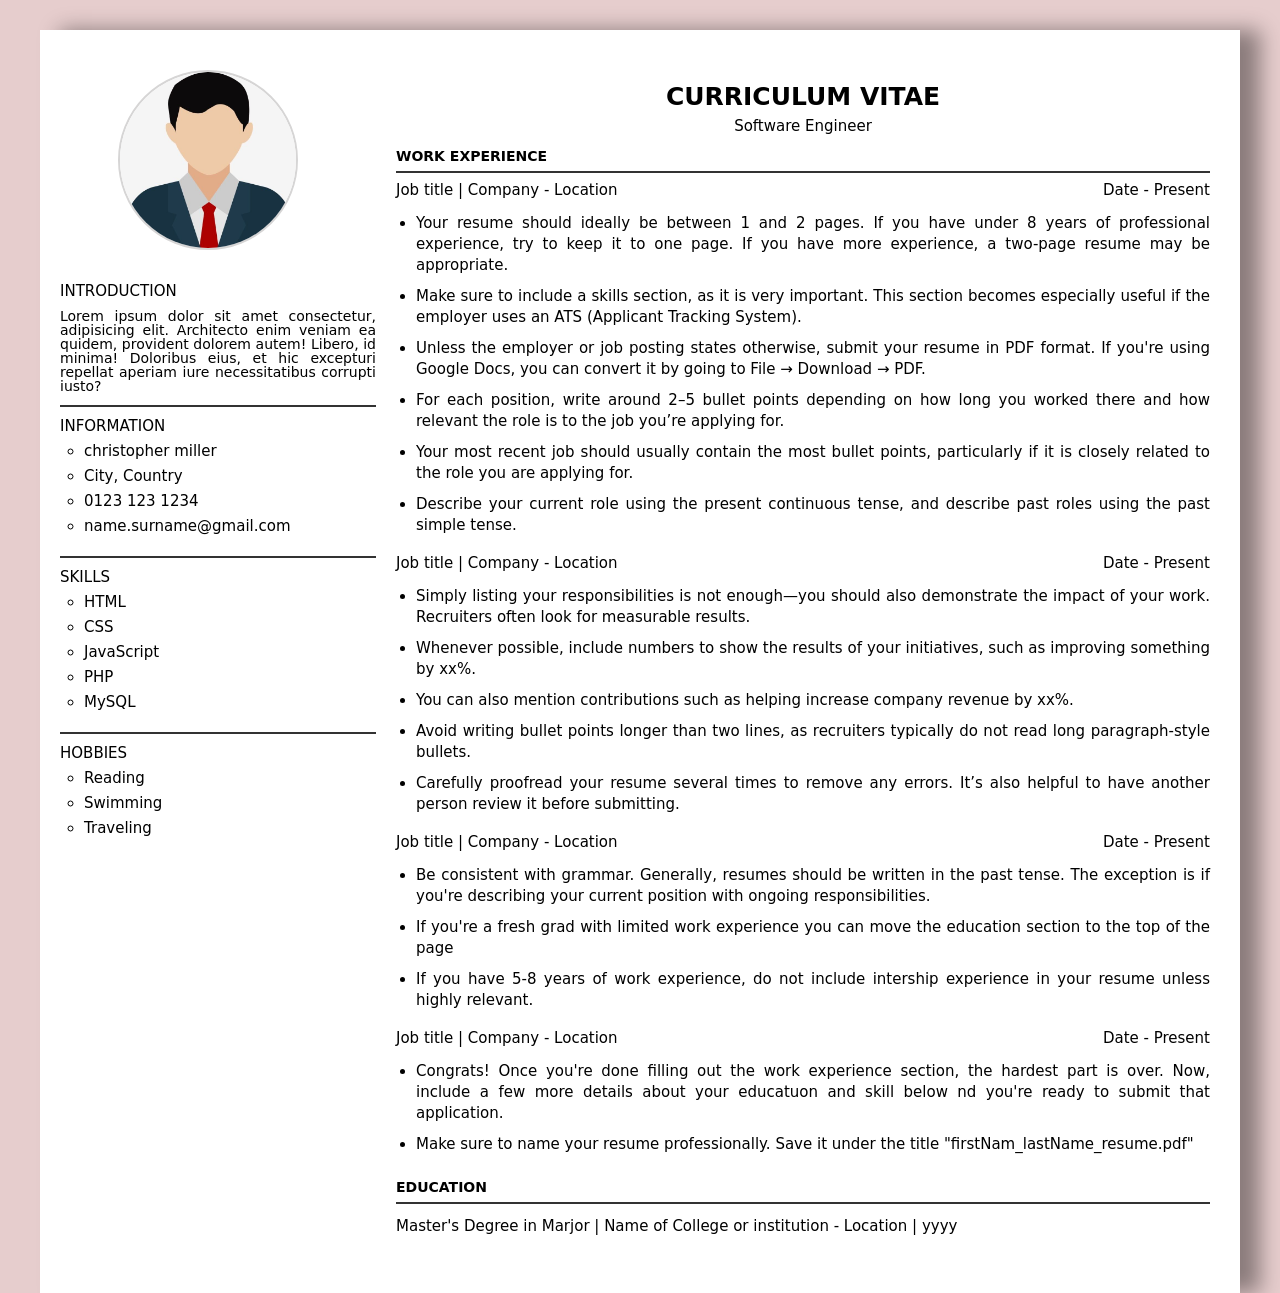
<file: Pages/CV-flex.html>
<!doctype html>
<html lang="en">
    <head>
        <meta charset="UTF-8" />
        <meta name="viewport" content="width=device-width, initial-scale=1.0" />
        <title>f8-fullstack-day-5</title>
        <link rel="stylesheet" href="../asset/css/reset.css" />
        <link rel="stylesheet" href="../asset/css/style.css" />
        <title>CV</title>
    </head>
    <body class="cv-body">
        <div class="cv-container">
            <div class="cv-information">
                <div class="user-avatar">
                    <img src="../asset/img/avatar.jpg" alt="avatar-cv" />
                </div>
                <div class="user-introduce">
                    <h1>Introduction</h1>
                    <p>
                        Lorem ipsum dolor sit amet consectetur, adipisicing elit. Architecto enim veniam ea quidem, provident dolorem autem! Libero, id minima! Doloribus eius, et hic excepturi
                        repellat aperiam iure necessitatibus corrupti iusto?
                    </p>
                </div>
                <div class="user-information">
                    <h1>Information</h1>
                    <ul class="user-info-list">
                        <li>christopher miller</li>
                        <li>City, Country</li>
                        <li>0123 123 1234</li>
                        <li>name.surname@gmail.com</li>
                    </ul>
                </div>
                <div class="user-skill">
                    <h1>Skills</h1>
                    <ul class="user-skill-list">
                        <li>HTML</li>
                        <li>CSS</li>
                        <li>JavaScript</li>
                        <li>PHP</li>
                        <li>MySQL</li>
                    </ul>
                </div>
                <div class="user-hobby">
                    <h1>Hobbies</h1>
                    <ul class="user-hobby-list">
                        <li>Reading</li>
                        <li>Swimming</li>
                        <li>Traveling</li>
                    </ul>
                </div>
            </div>
            <div class="cv-section">
                <div class="cv-header">
                    <h1>Curriculum Vitae</h1>
                    <p>Software Engineer</p>
                    <h2>Work Experience</h2>
                </div>
                <div class="cv-content">
                    <div class="job-title">
                        <h3>Job title | Company - Location</h3>
                        <p>Date - Present</p>
                    </div>
                    <div class="experience-list">
                        <ul>
                            <li>
                                <p>
                                    Your resume should ideally be between 1 and 2 pages. If you have under 8 years of professional experience, try to keep it to one page. If you have more experience,
                                    a two-page resume may be appropriate.
                                </p>
                            </li>
                            <li>
                                <p>Make sure to include a skills section, as it is very important. This section becomes especially useful if the employer uses an ATS (Applicant Tracking System).</p>
                            </li>
                            <li>
                                <p>
                                    Unless the employer or job posting states otherwise, submit your resume in PDF format. If you're using Google Docs, you can convert it by going to File → Download →
                                    PDF.
                                </p>
                            </li>
                            <li><p>For each position, write around 2–5 bullet points depending on how long you worked there and how relevant the role is to the job you’re applying for.</p></li>
                            <li><p>Your most recent job should usually contain the most bullet points, particularly if it is closely related to the role you are applying for.</p></li>
                            <li><p>Describe your current role using the present continuous tense, and describe past roles using the past simple tense.</p></li>
                        </ul>
                    </div>
                    <div class="job-title">
                        <h3>Job title | Company - Location</h3>
                        <p>Date - Present</p>
                    </div>
                    <div class="experience-list">
                        <ul>
                            <li>
                                <p>Simply listing your responsibilities is not enough—you should also demonstrate the impact of your work. Recruiters often look for measurable results.</p>
                            </li>
                            <li>
                                <p>Whenever possible, include numbers to show the results of your initiatives, such as improving something by xx%.</p>
                            </li>
                            <li>
                                <p>You can also mention contributions such as helping increase company revenue by xx%.</p>
                            </li>
                            <li><p>Avoid writing bullet points longer than two lines, as recruiters typically do not read long paragraph-style bullets.</p></li>
                            <li><p>Carefully proofread your resume several times to remove any errors. It’s also helpful to have another person review it before submitting.</p></li>
                        </ul>
                    </div>
                    <div class="job-title">
                        <h3>Job title | Company - Location</h3>
                        <p>Date - Present</p>
                    </div>
                    <div class="experience-list">
                        <ul>
                            <li>
                                <p>
                                    Be consistent with grammar. Generally, resumes should be written in the past tense. The exception is if you're describing your current position with ongoing
                                    responsibilities.
                                </p>
                            </li>
                            <li>
                                <p>If you're a fresh grad with limited work experience you can move the education section to the top of the page</p>
                            </li>
                            <li>
                                <p>If you have 5-8 years of work experience, do not include intership experience in your resume unless highly relevant.</p>
                            </li>
                        </ul>
                    </div>
                    <div class="job-title">
                        <h3>Job title | Company - Location</h3>
                        <p>Date - Present</p>
                    </div>
                    <div class="experience-list">
                        <ul>
                            <li>
                                <p>
                                    Congrats! Once you're done filling out the work experience section, the hardest part is over. Now, include a few more details about your educatuon and skill below
                                    nd you're ready to submit that application.
                                </p>
                            </li>
                            <li>
                                <p>Make sure to name your resume professionally. Save it under the title "firstNam_lastName_resume.pdf"</p>
                            </li>
                        </ul>
                    </div>
                    <h2>Education</h2>
                </div>
                <div class="cv-footer">
                    <p>
                        <strong>Master's Degree in Marjor</strong>
                        | Name of College or institution - Location |
                        <em>yyyy</em>
                    </p>
                </div>
            </div>
        </div>
    </body>
</html>
</file>
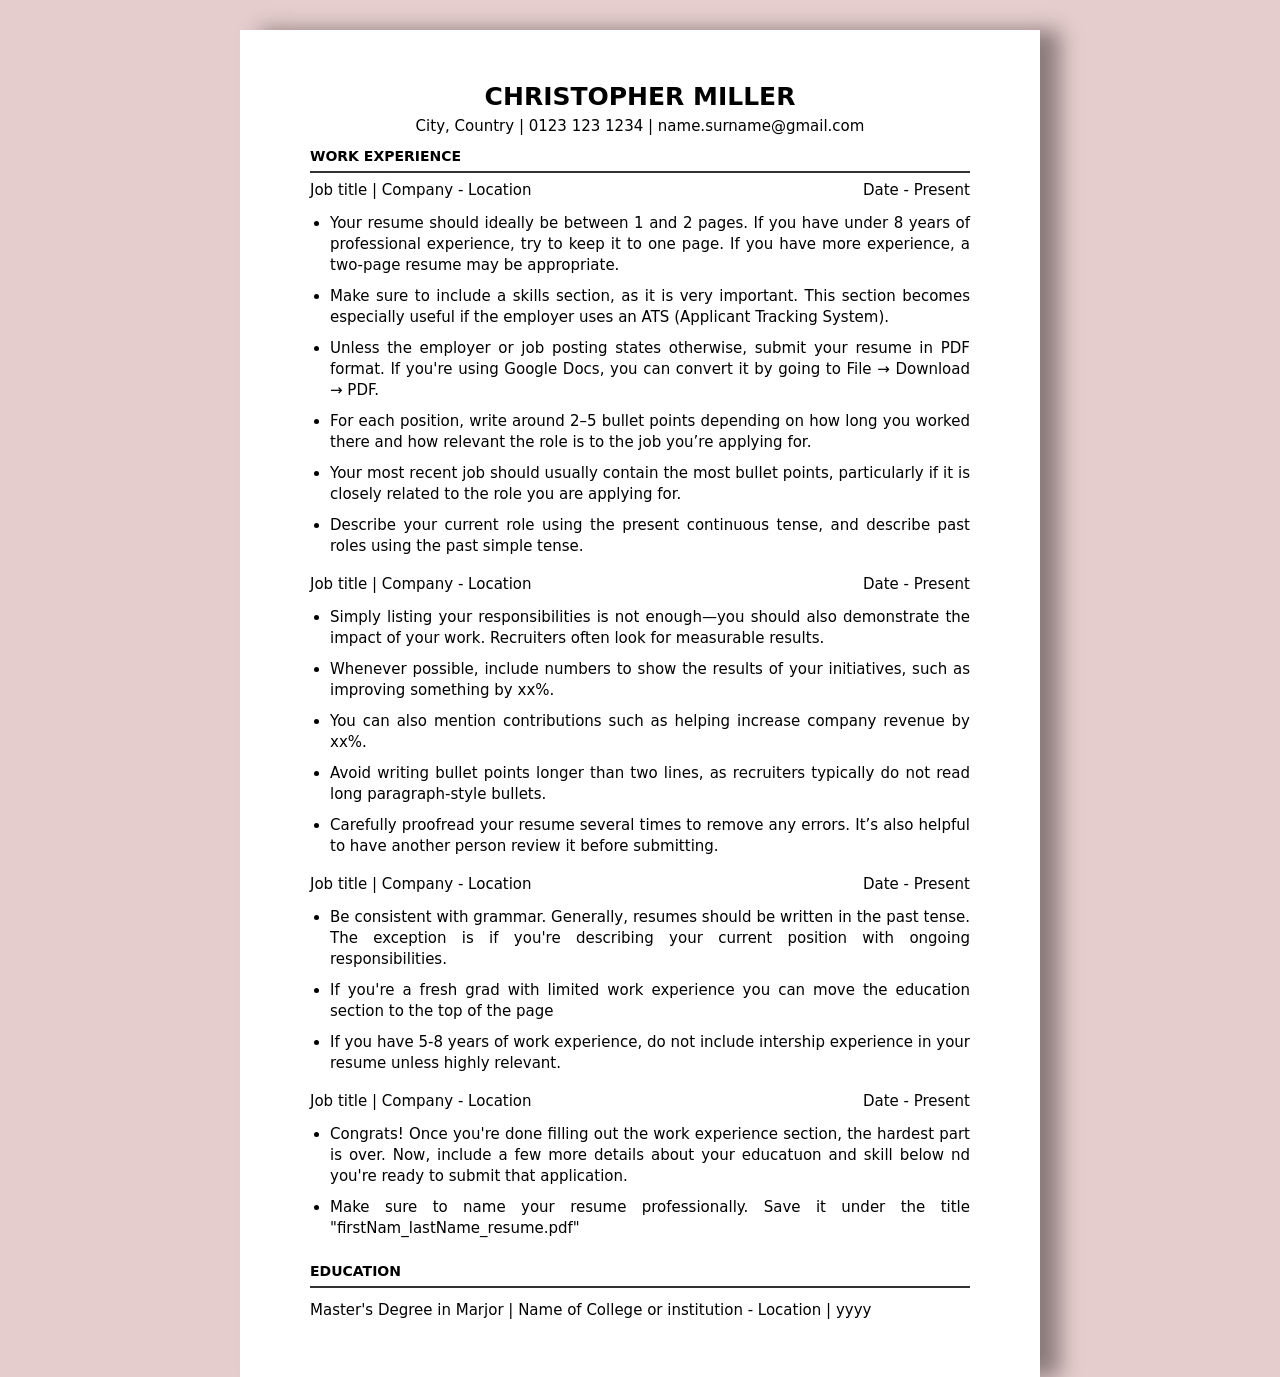
<file: Pages/CV.html>
<!doctype html>
<html lang="en">
    <head>
        <meta charset="UTF-8" />
        <meta name="viewport" content="width=device-width, initial-scale=1.0" />
        <title>f8-fullstack-day-5</title>
        <link rel="stylesheet" href="../css/reset.css" />
        <link rel="stylesheet" href="../css/style.css" />
    </head>
    <body class="cv-body">
        <div class="cv-container">
            <div class="cv-section">
                <div class="cv-header">
                    <h1>christopher miller</h1>
                    <p>City, Country | 0123 123 1234 | name.surname@gmail.com</p>
                    <h2>Work Experience</h2>
                </div>
                <div class="cv-content">
                    <div class="job-title">
                        <h3>Job title | Company - Location</h3>
                        <p>Date - Present</p>
                    </div>
                    <div class="experience-list">
                        <ul>
                            <li>
                                <p>
                                    Your resume should ideally be between 1 and 2 pages. If you have under 8 years of professional experience, try to keep it to one page. If you have more experience,
                                    a two-page resume may be appropriate.
                                </p>
                            </li>
                            <li>
                                <p>Make sure to include a skills section, as it is very important. This section becomes especially useful if the employer uses an ATS (Applicant Tracking System).</p>
                            </li>
                            <li>
                                <p>
                                    Unless the employer or job posting states otherwise, submit your resume in PDF format. If you're using Google Docs, you can convert it by going to File → Download →
                                    PDF.
                                </p>
                            </li>
                            <li><p>For each position, write around 2–5 bullet points depending on how long you worked there and how relevant the role is to the job you’re applying for.</p></li>
                            <li><p>Your most recent job should usually contain the most bullet points, particularly if it is closely related to the role you are applying for.</p></li>
                            <li><p>Describe your current role using the present continuous tense, and describe past roles using the past simple tense.</p></li>
                        </ul>
                    </div>
                    <div class="job-title">
                        <h3>Job title | Company - Location</h3>
                        <p>Date - Present</p>
                    </div>
                    <div class="experience-list">
                        <ul>
                            <li>
                                <p>Simply listing your responsibilities is not enough—you should also demonstrate the impact of your work. Recruiters often look for measurable results.</p>
                            </li>
                            <li>
                                <p>Whenever possible, include numbers to show the results of your initiatives, such as improving something by xx%.</p>
                            </li>
                            <li>
                                <p>You can also mention contributions such as helping increase company revenue by xx%.</p>
                            </li>
                            <li><p>Avoid writing bullet points longer than two lines, as recruiters typically do not read long paragraph-style bullets.</p></li>
                            <li><p>Carefully proofread your resume several times to remove any errors. It’s also helpful to have another person review it before submitting.</p></li>
                        </ul>
                    </div>
                    <div class="job-title">
                        <h3>Job title | Company - Location</h3>
                        <p>Date - Present</p>
                    </div>
                    <div class="experience-list">
                        <ul>
                            <li>
                                <p>
                                    Be consistent with grammar. Generally, resumes should be written in the past tense. The exception is if you're describing your current position with ongoing
                                    responsibilities.
                                </p>
                            </li>
                            <li>
                                <p>If you're a fresh grad with limited work experience you can move the education section to the top of the page</p>
                            </li>
                            <li>
                                <p>If you have 5-8 years of work experience, do not include intership experience in your resume unless highly relevant.</p>
                            </li>
                        </ul>
                    </div>
                    <div class="job-title">
                        <h3>Job title | Company - Location</h3>
                        <p>Date - Present</p>
                    </div>
                    <div class="experience-list">
                        <ul>
                            <li>
                                <p>
                                    Congrats! Once you're done filling out the work experience section, the hardest part is over. Now, include a few more details about your educatuon and skill below
                                    nd you're ready to submit that application.
                                </p>
                            </li>
                            <li>
                                <p>Make sure to name your resume professionally. Save it under the title "firstNam_lastName_resume.pdf"</p>
                            </li>
                        </ul>
                    </div>
                    <h2>Education</h2>
                </div>
                <div class="cv-footer">
                    <p>
                        <strong>Master's Degree in Marjor</strong>
                        | Name of College or institution - Location |
                        <em>yyyy</em>
                    </p>
                </div>
            </div>
        </div>
    </body>
</html>
</file>
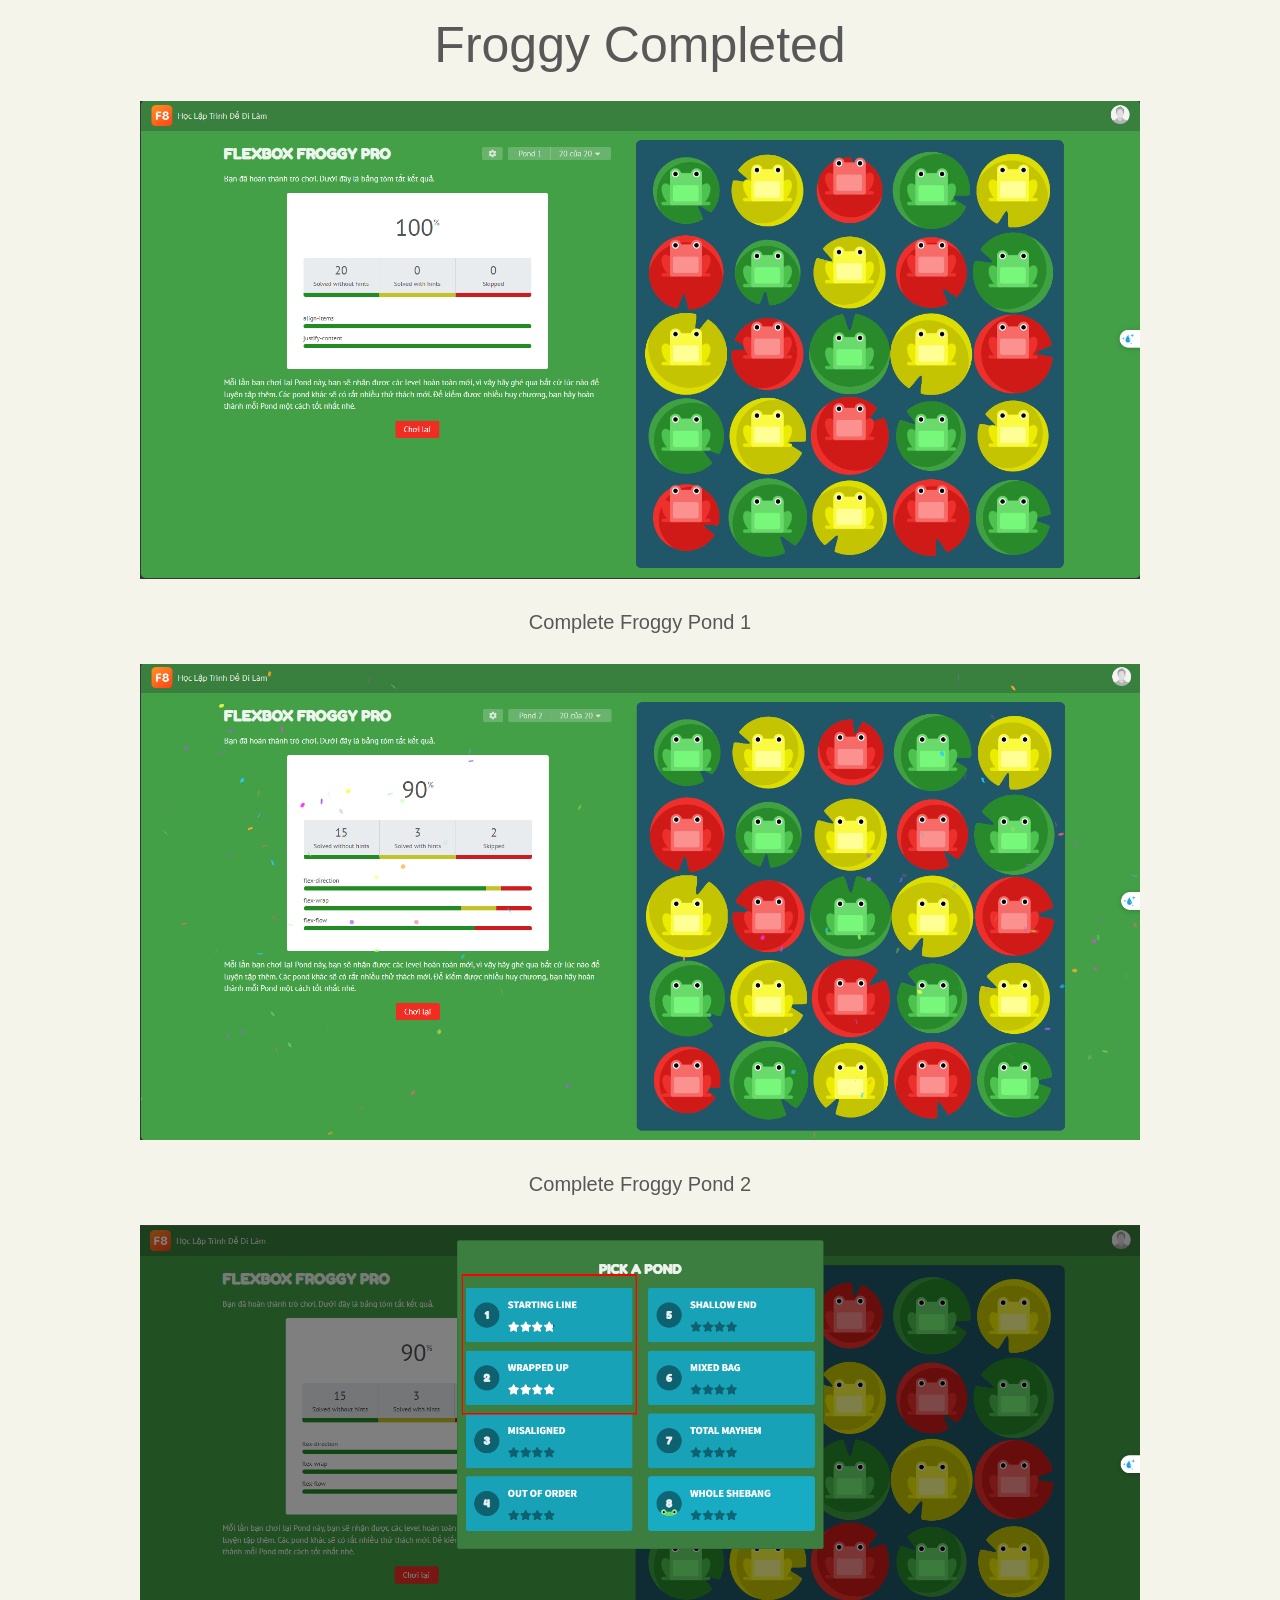
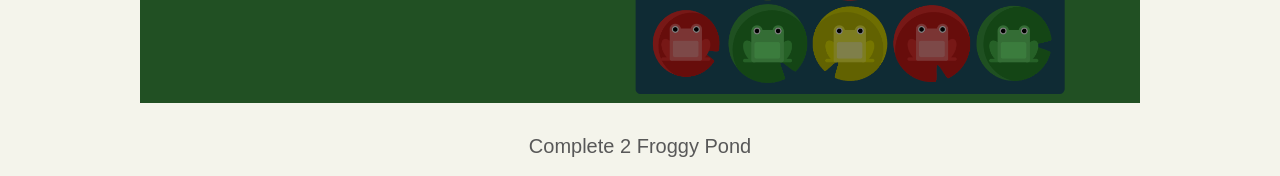
<file: Pages/froggy.html>
<!doctype html>
<html lang="en">
    <head>
        <meta charset="UTF-8" />
        <meta name="viewport" content="width=device-width, initial-scale=1.0" />
        <title>Document</title>
        <link rel="stylesheet" href="../asset/css/reset.css" />
        <link rel="stylesheet" href="../asset/css/style.css" />
    </head>
    <body class="froggy-body">
        <div class="container">
            <div class="froggy-header">
                <h1>Froggy Completed</h1>
            </div>
            <div class="froggy-section-content">
                <div class="img-list">
                    <div class="img-froggy-item">
                        <img src="../asset/img/Screenshot_1.png" alt="froggy 1" />
                    </div>
                    <div class="froggy-text">
                        <p class="froggy-name">Complete Froggy Pond 1</p>
                    </div>
                </div>
                <div class="img-list">
                    <div class="img-froggy-item">
                        <img src="../asset/img/Screenshot_2.png" alt="froggy 2" />
                    </div>
                    <div class="froggy-text">
                        <p class="froggy-name">Complete Froggy Pond 2</p>
                    </div>
                </div>
                <div class="img-list">
                    <div class="img-froggy-item">
                        <img src="../asset/img/Screenshot_3.png" alt="2 froggy" />
                    </div>
                    <div class="froggy-text">
                        <p class="froggy-name">Complete 2 Froggy Pond</p>
                    </div>
                </div>
            </div>
        </div>
    </body>
</html>
</file>
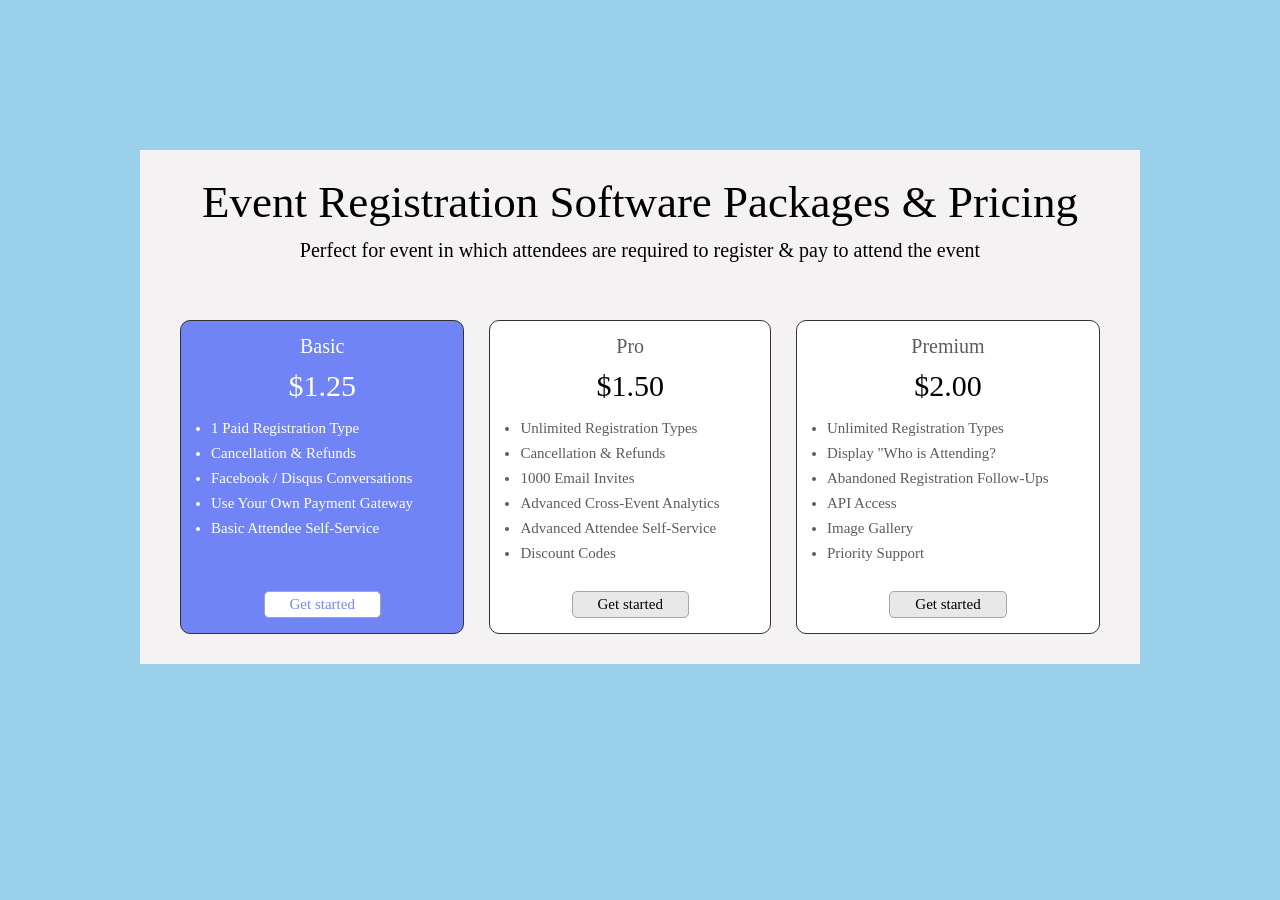
<file: Pages/pricing-flex.html>
<!doctype html>
<html lang="en">
    <head>
        <meta charset="UTF-8" />
        <meta name="viewport" content="width=device-width, initial-scale=1.0" />
        <link rel="stylesheet" href="../asset/css/reset.css" />
        <link rel="stylesheet" href="../asset/css/style.css" />
        <title>Pricing Table</title>
    </head>
    <body class="price-table-body">
        <div class="price-table-container">
            <div class="price-table-header">
                <h1 class="price-table-heading">Event Registration Software Packages & Pricing</h1>
                <p class="price-table-desc">Perfect for event in which attendees are required to register & pay to attend the event</p>
            </div>
            <div class="price-table-content">
                <div class="price-table-item choosing">
                    <div class="item-desc">
                        <h2 class="price-name">Basic</h2>
                        <p class="money">$1.25</p>
                        <div class="feature">
                            <ul class="feature-list">
                                <li class="feature-item">1 Paid Registration Type</li>
                                <li class="feature-item">Cancellation & Refunds</li>
                                <li class="feature-item">Facebook / Disqus Conversations</li>
                                <li class="feature-item">Use Your Own Payment Gateway</li>
                                <li class="feature-item">Basic Attendee Self-Service</li>
                            </ul>
                        </div>
                        <a href="" class="btn">Get started</a>
                    </div>
                </div>
                <div class="price-table-item">
                    <div class="item-desc">
                        <h2 class="price-name">Pro</h2>
                        <p class="money">$1.50</p>
                        <div class="feature">
                            <ul class="feature-list">
                                <li class="feature-item">Unlimited Registration Types</li>
                                <li class="feature-item">Cancellation & Refunds</li>
                                <li class="feature-item">1000 Email Invites</li>
                                <li class="feature-item">Advanced Cross-Event Analytics</li>
                                <li class="feature-item">Advanced Attendee Self-Service</li>
                                <li class="feature-item">Discount Codes</li>
                            </ul>
                        </div>
                        <a href="" class="btn">Get started</a>
                    </div>
                </div>
                <div class="price-table-item">
                    <div class="item-desc">
                        <h2 class="price-name">Premium</h2>
                        <p class="money">$2.00</p>
                        <div class="feature">
                            <ul class="feature-list">
                                <li class="feature-item">Unlimited Registration Types</li>
                                <li class="feature-item">Display "Who is Attending?</li>
                                <li class="feature-item">Abandoned Registration Follow-Ups</li>
                                <li class="feature-item">API Access</li>
                                <li class="feature-item">Image Gallery</li>
                                <li class="feature-item">Priority Support</li>
                            </ul>
                        </div>
                        <a href="" class="btn">Get started</a>
                    </div>
                </div>
            </div>
        </div>
    </body>
</html>
</file>
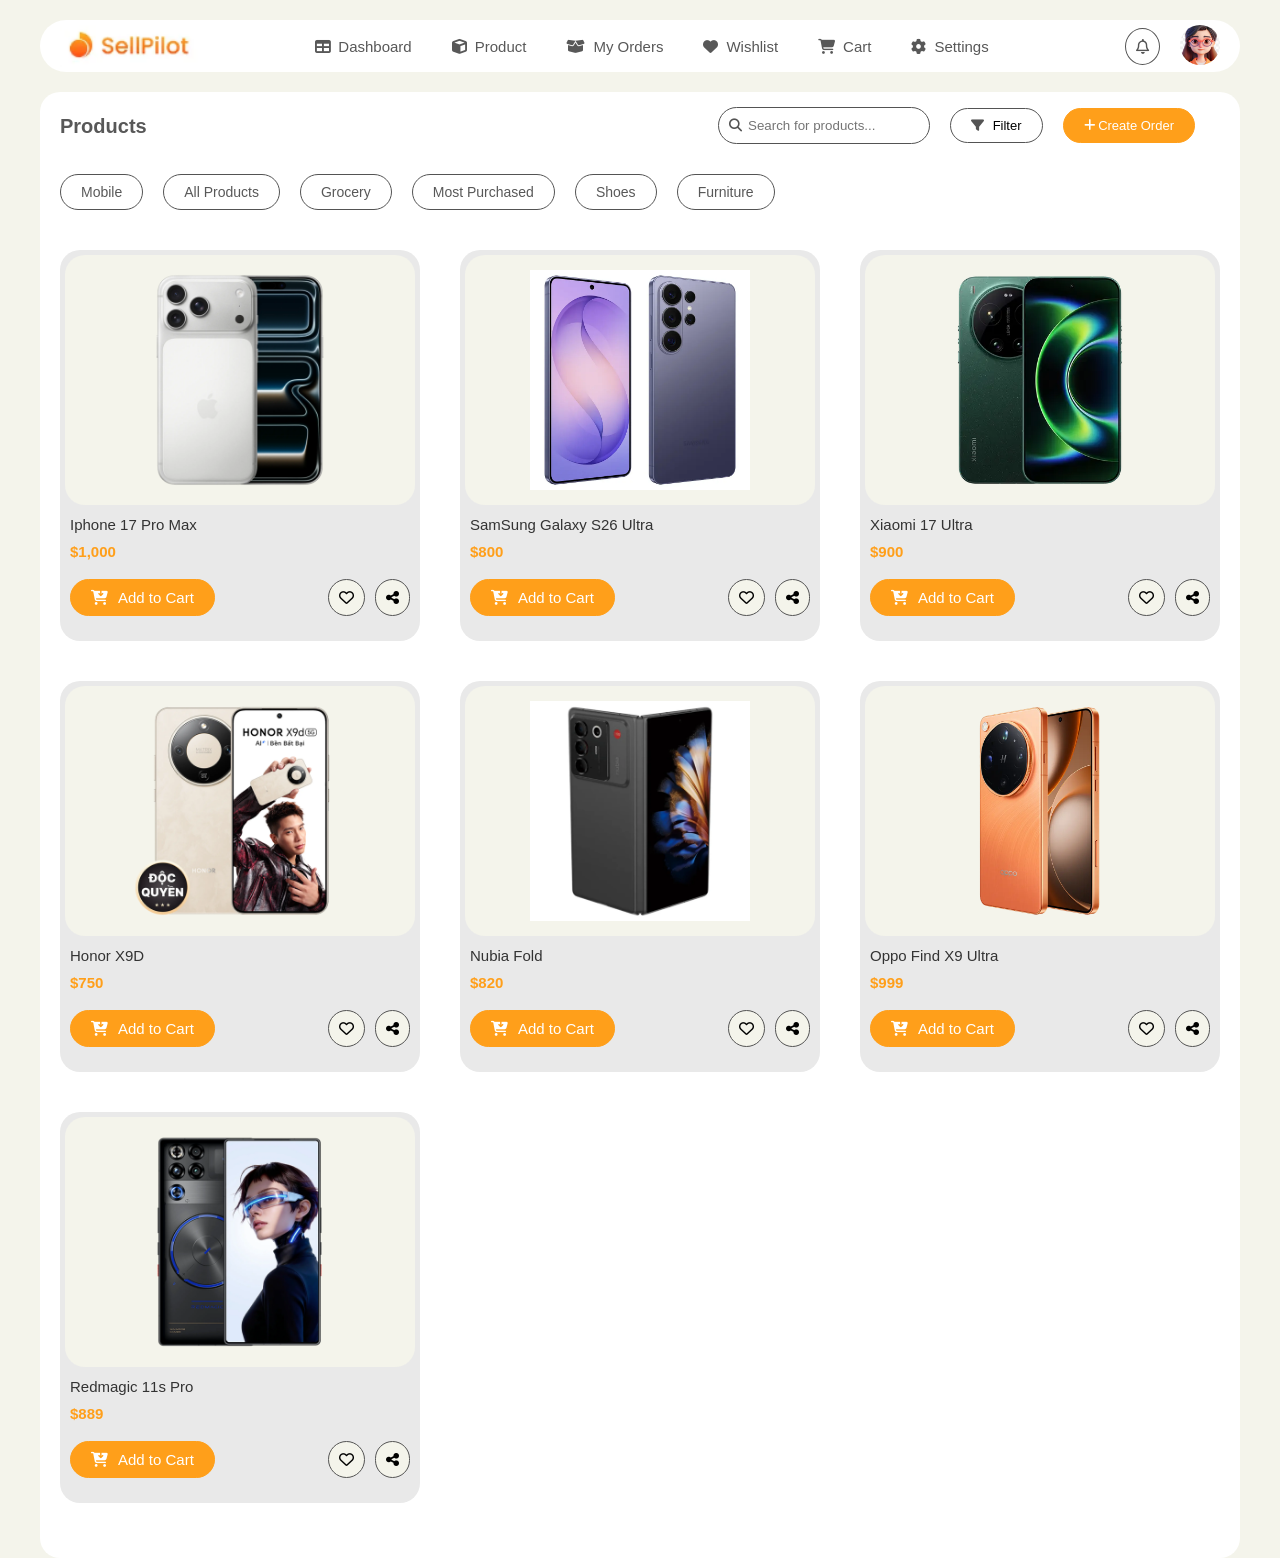
<file: Pages/product-list.html>
<!doctype html>
<html lang="en">
    <head>
        <meta charset="UTF-8" />
        <meta name="viewport" content="width=device-width, initial-scale=1.0" />
        <link rel="stylesheet" href="../asset/css/reset.css" />
        <link rel="stylesheet" href="../asset/css/style.css" />
        <link rel="stylesheet" href="https://cdnjs.cloudflare.com/ajax/libs/font-awesome/6.7.2/css/all.min.css" />
        <title>Product list</title>
    </head>
    <body class="product-page-body">
        <div class="body-content">
            <div class="header">
                <div class="logo"><img src="../asset/img/logo-product.png" alt="logo" /></div>
                <div class="menu">
                    <ul class="list-menu list-menu-product">
                        <li class="menu-item menu-product">
                            <i class="fa-solid fa-table"></i>
                            Dashboard
                        </li>
                        <li class="menu-item">
                            <i class="fa-solid fa-cube"></i>
                            Product
                        </li>
                        <li class="menu-item">
                            <i class="fa-solid fa-box-open"></i>
                            My Orders
                        </li>
                        <li class="menu-item">
                            <i class="fa-solid fa-heart"></i>
                            Wishlist
                        </li>
                        <li class="menu-item">
                            <i class="fa-solid fa-cart-shopping"></i>
                            Cart
                        </li>
                        <li class="menu-item">
                            <i class="fa-solid fa-gear"></i>
                            Settings
                        </li>
                    </ul>
                </div>
                <div class="user">
                    <div class="notification"><i class="fa-regular fa-bell"></i></div>
                    <div class="product-user-avatar"><img src="../asset/img/user-img.jpg" alt="avatar" /></div>
                </div>
            </div>
            <div class="content-section">
                <div class="content-section-header">
                    <h1>Products</h1>
                    <div class="action-form">
                        <div class="search-form">
                            <i class="fa-solid fa-magnifying-glass"></i>
                            <input type="text" placeholder="Search for products..." />
                        </div>
                        <div class="filter-form">
                            <i class="fa-solid fa-filter"></i>
                            Filter
                        </div>
                        <div class="btn-create-order">
                            <i class="fa-solid fa-plus"></i>
                            Create Order
                        </div>
                    </div>
                </div>
                <div class="product-categories">
                    <ul class="list-categories">
                        <li class="category-item">Mobile</li>
                        <li class="category-item">All Products</li>
                        <li class="category-item">Grocery</li>
                        <li class="category-item">Most Purchased</li>
                        <li class="category-item">Shoes</li>
                        <li class="category-item">Furniture</li>
                    </ul>
                </div>
                <div class="product-list">
                    <div class="product-item">
                        <div class="product-img">
                            <img src="../asset/img/iphone_17_pro_max_silver_1_7b25d56e26.webp" alt="Iphone 17 Pro Max" />
                        </div>
                        <div class="product-info">
                            <p class="product-name">Iphone 17 Pro Max</p>
                            <p class="product-price">$1,000</p>
                        </div>
                        <div class="btn-action-group">
                            <div class="btn-addToCart">
                                <i class="fa-solid fa-cart-arrow-down"></i>
                                Add to Cart
                            </div>
                            <div class="btn-link">
                                <div class="btn-addToWishlist"><i class="fa-regular fa-heart"></i></div>
                                <div class="btn-share"><i class="fa-solid fa-share-nodes"></i></div>
                            </div>
                        </div>
                    </div>
                    <div class="product-item">
                        <div class="product-img">
                            <img src="../asset/img/samsung_galaxy_s26_ultra_violet_4_ca275490de.webp" alt="Samsung Galaxy S26 Ultra" />
                        </div>
                        <div class="product-info">
                            <p class="product-name">SamSung Galaxy S26 Ultra</p>
                            <p class="product-price">$800</p>
                        </div>
                        <div class="btn-action-group">
                            <div class="btn-addToCart">
                                <i class="fa-solid fa-cart-arrow-down"></i>
                                Add to Cart
                            </div>
                            <div class="btn-link">
                                <div class="btn-addToWishlist"><i class="fa-regular fa-heart"></i></div>
                                <div class="btn-share"><i class="fa-solid fa-share-nodes"></i></div>
                            </div>
                        </div>
                    </div>
                    <div class="product-item">
                        <div class="product-img">
                            <img src="../asset/img/xiaomi_17_ultra_xanh_5_1b8a16473a.webp" alt="Xiaomi 17 Ultra" />
                        </div>
                        <div class="product-info">
                            <p class="product-name">Xiaomi 17 Ultra</p>
                            <p class="product-price">$900</p>
                        </div>
                        <div class="btn-action-group">
                            <div class="btn-addToCart">
                                <i class="fa-solid fa-cart-arrow-down"></i>
                                Add to Cart
                            </div>
                            <div class="btn-link">
                                <div class="btn-addToWishlist"><i class="fa-regular fa-heart"></i></div>
                                <div class="btn-share"><i class="fa-solid fa-share-nodes"></i></div>
                            </div>
                        </div>
                    </div>
                    <div class="product-item">
                        <div class="product-img">
                            <img src="../asset/img/honor_x9d_kem_docquyen_46a1fee739.webp" alt="Honor X9D" />
                        </div>
                        <div class="product-info">
                            <p class="product-name">Honor X9D</p>
                            <p class="product-price">$750</p>
                        </div>
                        <div class="btn-action-group">
                            <div class="btn-addToCart">
                                <i class="fa-solid fa-cart-arrow-down"></i>
                                Add to Cart
                            </div>
                            <div class="btn-link">
                                <div class="btn-addToWishlist"><i class="fa-regular fa-heart"></i></div>
                                <div class="btn-share"><i class="fa-solid fa-share-nodes"></i></div>
                            </div>
                        </div>
                    </div>
                    <div class="product-item">
                        <div class="product-img">
                            <img src="../asset/img/nubia_fold_dbc45337d0.webp" alt="Nubia Fold" />
                        </div>
                        <div class="product-info">
                            <p class="product-name">Nubia Fold</p>
                            <p class="product-price">$820</p>
                        </div>
                        <div class="btn-action-group">
                            <div class="btn-addToCart">
                                <i class="fa-solid fa-cart-arrow-down"></i>
                                Add to Cart
                            </div>
                            <div class="btn-link">
                                <div class="btn-addToWishlist"><i class="fa-regular fa-heart"></i></div>
                                <div class="btn-share"><i class="fa-solid fa-share-nodes"></i></div>
                            </div>
                        </div>
                    </div>
                    <div class="product-item">
                        <div class="product-img">
                            <img src="../asset/img/oppo_find_x9_ultra_cam_4_404c8e3fc4.webp" alt="Oppo Find X9 Ultra" />
                        </div>
                        <div class="product-info">
                            <p class="product-name">Oppo Find X9 Ultra</p>
                            <p class="product-price">$999</p>
                        </div>
                        <div class="btn-action-group">
                            <div class="btn-addToCart">
                                <i class="fa-solid fa-cart-arrow-down"></i>
                                Add to Cart
                            </div>
                            <div class="btn-link">
                                <div class="btn-addToWishlist"><i class="fa-regular fa-heart"></i></div>
                                <div class="btn-share"><i class="fa-solid fa-share-nodes"></i></div>
                            </div>
                        </div>
                    </div>
                    <div class="product-item">
                        <div class="product-img">
                            <img src="../asset/img/redmagic_11s_pro_den_4_2bb8d69ebf.webp" alt="Redmagic 11s Pro" />
                        </div>
                        <div class="product-info">
                            <p class="product-name">Redmagic 11s Pro</p>
                            <p class="product-price">$889</p>
                        </div>
                        <div class="btn-action-group">
                            <div class="btn-addToCart">
                                <i class="fa-solid fa-cart-arrow-down"></i>
                                Add to Cart
                            </div>
                            <div class="btn-link">
                                <div class="btn-addToWishlist"><i class="fa-regular fa-heart"></i></div>
                                <div class="btn-share"><i class="fa-solid fa-share-nodes"></i></div>
                            </div>
                        </div>
                    </div>
                </div>
            </div>
        </div>
    </body>
</html>
</file>
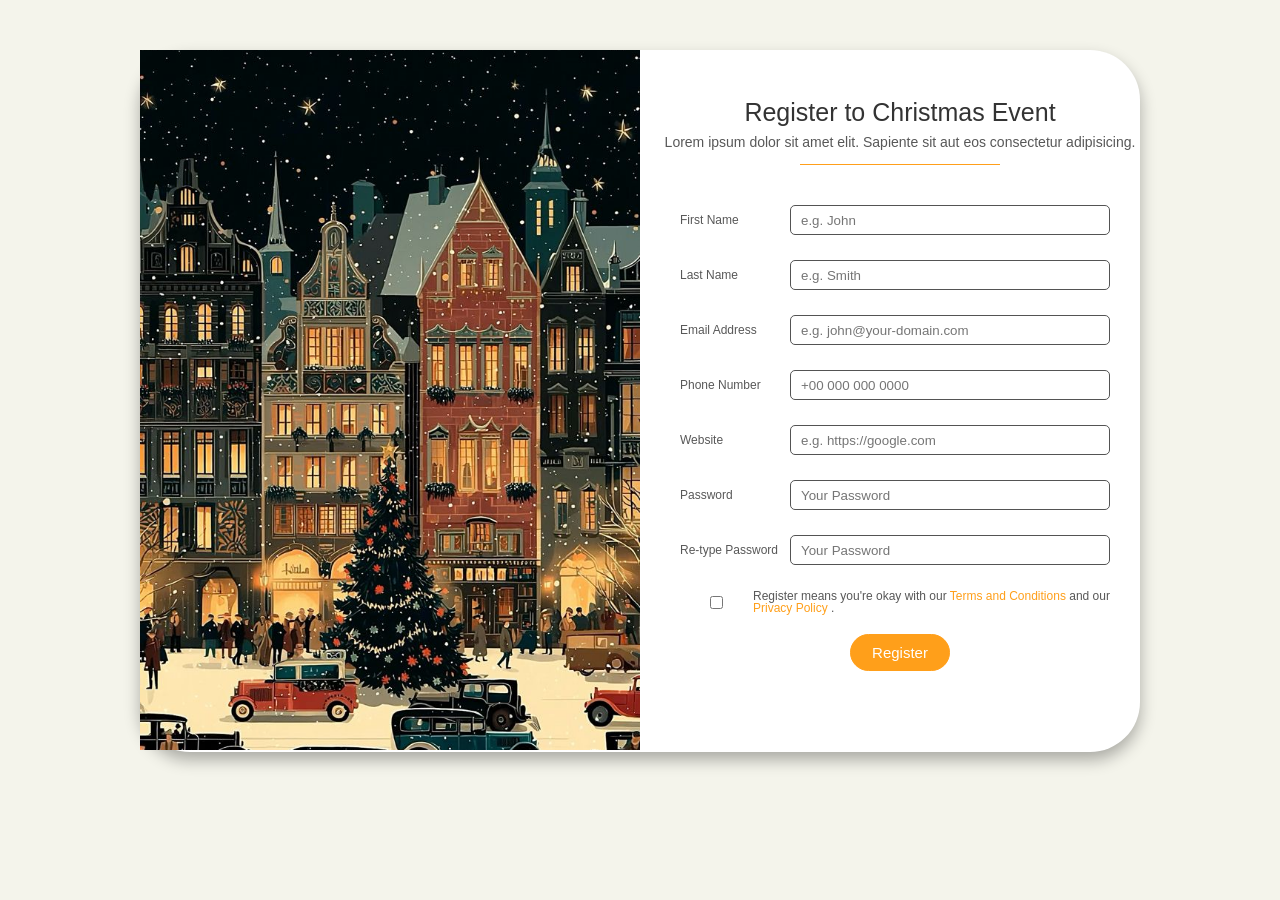
<file: Pages/register-layout.html>
<!doctype html>
<html lang="en">
    <head>
        <meta charset="UTF-8" />
        <meta name="viewport" content="width=device-width, initial-scale=1.0" />
        <title>Register</title>
        <link rel="stylesheet" href="../asset/css/reset.css" />
        <link rel="stylesheet" href="../asset/css/style.css" />
    </head>
    <body class="register-body">
        <div class="container">
            <div class="register-section">
                <div class="img-register">
                    <img src="../asset/img/6f04ec46100bd23d153ee1ff00a28f8f.jpg" alt="" />
                </div>
                <div class="register-form">
                    <h1>Register to Christmas Event</h1>

                    <p>Lorem ipsum dolor sit amet elit. Sapiente sit aut eos consectetur adipisicing.</p>
                    <form>
                        <div class="form-body">
                            <div class="from-group">
                                <label for="first-name">First Name</label>
                                <input type="text" id="first-name" placeholder="e.g. John" />
                            </div>

                            <div class="from-group">
                                <label for="last-name">Last Name</label>
                                <input type="text" id="last-name" placeholder="e.g. Smith" />
                            </div>

                            <div class="from-group">
                                <label for="email">Email Address</label>
                                <input type="email" id="email" placeholder="e.g. john@your-domain.com" />
                            </div>

                            <div class="from-group">
                                <label for="phone">Phone Number</label>
                                <input type="tel" id="phone" placeholder="+00 000 000 0000" />
                            </div>

                            <div class="from-group">
                                <label for="website">Website</label>
                                <input type="url" id="website" placeholder="e.g. https://google.com" />
                            </div>

                            <div class="from-group">
                                <label for="password">Password</label>
                                <input type="password" id="password" placeholder="Your Password" />
                            </div>

                            <div class="from-group">
                                <label for="confirm-password">Re-type Password</label>
                                <input type="password" id="confirm-password" placeholder="Your Password" />
                            </div>

                            <div class="checkbox">
                                <input type="checkbox" id="terms" />

                                <label for="terms">
                                    Register means you're okay with our
                                    <a href="#">Terms and Conditions</a>
                                    and our
                                    <a href="#">Privacy Policy</a>
                                    .
                                </label>
                            </div>
                            <div class="btn-register" type="submit">Register</div>
                        </div>
                    </form>
                </div>
            </div>
        </div>
    </body>
</html>
</file>
<file: asset/css/style.css>
html {
    font-size: 62.5%;
}
* {
    box-sizing: border-box;
}
/* index css */
.container {
    max-width: 120rem;
    width: 100rem;
    margin: 0 auto;
}

.header {
    text-align: center;
}

.content {
    text-align: center;
}

.list-menu {
    list-style-type: none;
    display: flex;
    justify-content: center;
}

.list-item {
    width: 10rem;
    line-height: 4rem;
    margin: 0 1rem;
    background-color: #ccc;
    border-radius: 1rem;
}

.list-item:hover {
    background-color: #aaa;
    cursor: pointer;
}

a {
    text-decoration: none;
    color: black;
}

/* CV css */
body.cv-body {
    background-color: #e6cdcd;
    font-family:
        system-ui,
        -apple-system,
        BlinkMacSystemFont,
        "Segoe UI",
        Roboto,
        Oxygen,
        Ubuntu,
        Cantarell,
        "Open Sans",
        "Helvetica Neue",
        sans-serif;
}

.cv-container {
    width: 100%;
    max-width: 120rem;
    background-color: #fff;
    margin: 3rem auto 0;
    box-shadow: 2rem 0 2rem rgba(0, 0, 0, 0.4);
    display: flex;
    flex-direction: row;
    gap: 2rem;
}

.cv-information {
    text-align: justify;
    flex: 0 0 28%;
}

.user-avatar {
    text-align: center;
    margin-top: 4rem;
    margin-bottom: 2rem;
}

.user-avatar img {
    width: 18rem;
    height: 18rem;
    border-radius: 50%;
    object-fit: cover;
    border: 0.2rem solid #d6d5d5;
}

.user-introduce,
.user-information,
.user-skill {
    margin-left: 2rem;
    font-size: 1.4rem;
    padding: 1.2rem 0;
    border-bottom: 0.2rem solid #333;
}
.user-introduce h1,
.user-information h1,
.user-skill h1,
.user-hobby h1 {
    padding-bottom: 1rem;
    font-size: 1.5rem;
    font-weight: 500;
    text-transform: uppercase;
}

.user-info-list,
.user-skill-list,
.user-hobby-list {
    margin-left: 2.4rem;
    list-style: circle;
}
.user-info-list li,
.user-skill-list li,
.user-hobby-list li {
    margin-bottom: 1rem;
    font-size: 1.5rem;
}

.user-hobby {
    margin-left: 2rem;
    font-size: 1.4rem;
    padding: 1.2rem 0;
}

.cv-section {
    margin: 4.4rem auto;
    flex: 1;
    min-width: 0;
    padding-right: 3rem;
}

.cv-header {
    /* padding: 10px 0; */
    border-bottom: 0.2rem solid #333;
}

.cv-header h1,
.cv-header p {
    text-align: center;
}

.cv-header h1 {
    padding: 1rem 0;
    font-size: 2.5rem;
    font-weight: bold;
    text-transform: uppercase;
}

.cv-header p {
    font-size: 1.5rem;
}

.cv-header h2 {
    padding-bottom: 0.8rem;
    padding-top: 1.5rem;
    font-size: 1.4rem;
    font-weight: 700;
    text-transform: uppercase;
}

.job-title {
    display: flex;
    justify-content: space-between;
    padding-top: 1rem;
    padding-bottom: 1.5rem;
    width: 100%;
    gap: 2rem;
}

.job-title h3,
.job-title p {
    font-size: 1.5rem;
    font-weight: 500;
    flex-shrink: 1;
}

.experience-list ul {
    list-style-type: disc;
    margin: 0;
    padding-left: 2rem;
}

.experience-list li {
    margin-bottom: 1rem;
    font-size: 1.5rem;
    text-align: justify;
    line-height: 1.4;
}

.cv-content h2 {
    padding-bottom: 0.8rem;
    padding-top: 1.5rem;
    font-size: 1.4rem;
    font-weight: 700;
    text-transform: uppercase;
}

.cv-footer {
    border-top: 0.2rem solid #333;
    padding: 1.5rem 0;
}

.cv-footer p {
    font-size: 1.5rem;
}

.cv-footer p strong {
    font-weight: 500;
}

/* pricing-flex css */
.price-table-body {
    background-color: #50addc91;
}

.price-table-container {
    max-width: 100rem;
    width: 100%;
    text-align: center;
    background-color: #f4f2f2;
    margin: 15rem auto;
}

.price-table-header {
    padding: 3rem;
}

.price-table-heading {
    font-size: 4.5rem;
    padding-bottom: 1.5rem;
}

.price-table-desc {
    font-size: 2rem;
}

.price-table-content {
    display: flex;
    justify-content: space-evenly;
    align-items: stretch;
    padding: 3rem 4rem;
    gap: 2.5rem;
}

.price-table-item {
    background-color: #fff;
    flex-grow: 1;
    border: #333 solid 0.1rem;
    border-radius: 1rem;
}

.price-table-item.choosing {
    background-color: #4560f9be;
}

.price-table-item.choosing .item-desc {
    color: #fff;
}

.item-desc {
    padding: 1.5rem;
    font-size: 1.5rem;
    color: #5d5c5c;
    display: flex;
    flex-direction: column;
    height: 100%;
}

.price-name {
    font-size: 2rem;
    padding-bottom: 1.5rem;
}

.money {
    font-size: 3rem;
    padding-bottom: 1.5rem;
    color: #000;
}

.price-table-item.choosing .item-desc .money {
    color: #fff;
}

.feature {
    text-align: start;
    padding: 0 1.5rem;
    margin-bottom: 2.5rem;
}

.feature-list {
    list-style-type: disc;
    padding: 0;
    margin: 0;
}
.feature-item {
    font-size: 1.5rem;
    padding: 0.5rem 0;
}

.btn {
    margin-top: auto;
    padding: 0.5rem 2.5rem;
    background-color: #e9e8e8;
    align-self: center;
    border: #a7a6a6 solid 0.1rem;
    border-radius: 0.5rem;
}
.price-table-item.choosing .item-desc .btn {
    background-color: #fff;
    color: #4560f9be;
}
/* product-list css */

:root {
    --primary-color: #ff9f1a;
    --background-body-color: #f4f4eb;
    --text-color: #585858;
    --icon-border-color: #545454;
    --background-primary-color: #fff;
    --background-text-color: #e9e9e9;
    --text-black-color: #333;
}

.product-page-body {
    background-color: var(--background-body-color);
    font-family: "Poppins", sans-serif;
}

.body-content {
    max-width: 120rem;
    width: 100%;
    margin: 0 auto;
}

.header {
    display: flex;
    justify-content: space-between;
    background-color: var(--background-primary-color);
    padding: 0.5rem 2rem;
    align-items: stretch;
    border-radius: 5rem;
    margin-top: 2rem;
}

.logo {
    display: flex;
}

.list-menu-product {
    display: flex;
    height: 100%;
    font-weight: 400;
    font-size: 1.5rem;
}

.menu-item {
    display: flex;
    align-items: center;
    padding: 0 2rem;
    color: var(--text-color);
}

.menu-item:hover {
    color: var(--primary-color);
    cursor: pointer;
}

li > i {
    padding-right: 0.8rem;
}

.user {
    display: flex;
    align-items: center;
    gap: 2rem;
}

.product-user-avatar img {
    width: 4rem;
    height: 4rem;
    object-fit: cover;
    border-radius: 50%;
    cursor: pointer;
}

.notification {
    font-size: 1.5rem;
    padding: 1rem 1rem;
    border-radius: 50%;
    background-color: var(--background-primary-color);
    color: var(--icon-border-color);
    border: var(--icon-border-color) solid 0.05rem;
    cursor: pointer;
}

.notification:hover {
    color: var(--primary-color);
    border: var(--primary-color) solid 0.05rem;
}

.content-section {
    margin-top: 2rem;
    background-color: var(--background-primary-color);
    padding: 0.5rem 2rem;
    border-radius: 2rem;
}

.content-section-header {
    display: flex;
    justify-content: space-between;
    align-items: center;
    padding: 1rem 0;
}

.content-section-header h1 {
    font-size: 2rem;
    font-weight: 600;
    color: var(--text-color);
}

.action-form {
    display: flex;
    gap: 2rem;
    align-items: center;
    padding-right: 2.5rem;
    font-size: 1.3rem;
}

.search-form,
.filter-form {
    border: var(--icon-border-color) solid 0.02rem;
    padding: 0.5rem 1rem;
    border-radius: 5rem;
}

.search-form:focus-within {
    border: var(--primary-color) solid 0.02rem;
}

.search-form i {
    color: var(--icon-border-color);
}

.search-form input {
    padding: 0.5rem 0.2rem;
    border: none;
    outline: none;
}

.filter-form {
    padding: 1rem 2rem;
}

.filter-form i {
    color: var(--icon-border-color);
    padding-right: 0.5rem;
}

.filter-form:active {
    border: var(--primary-color) solid 0.02rem;
}

.btn-create-order {
    padding: 1rem 2rem;
    background-color: var(--primary-color);
    color: var(--background-primary-color);
    border-radius: 5rem;
    border: var(--primary-color) solid 0.02rem;
}

.btn-create-order:hover {
    background-color: var(--background-primary-color);
    color: var(--primary-color);
    border: var(--primary-color) solid 0.02rem;
    cursor: pointer;
}

.list-categories {
    display: flex;
    gap: 2rem;
    padding: 2rem 0;
}

.category-item {
    background-color: var(--background-primary-color);
    padding: 1rem 2rem;
    font-size: 1.4rem;
    color: var(--text-color);
    border: var(--icon-border-color) solid 0.02rem;
    border-radius: 5rem;
}

.category-item:hover {
    background-color: var(--background-text-color);
    color: var(--text-black-color);
    font-weight: 600;
}

.product-list {
    display: flex;
    flex-wrap: wrap;
    gap: 4rem;
    margin-top: 2rem;
    margin-bottom: 5rem;
}

.product-item {
    background-color: var(--background-text-color);
    padding: 0.5rem;
    border-radius: 2rem;
}

.product-img {
    width: 35rem;
    height: 25rem;
    background-color: var(--background-body-color);
    border-radius: 2rem;
    display: flex;
    align-items: center;
    justify-content: center;
}

.product-img img {
    width: 25rem;
    height: 22rem;
    object-fit: contain;
}

.product-name,
.product-price {
    font-size: 1.5rem;
    color: var(--text-black-color);
    padding-top: 1.2rem;
    padding-left: 0.5rem;
}

.product-price {
    color: var(--primary-color);
    font-weight: 600;
}

.btn-action-group {
    display: flex;
    justify-content: space-between;
    padding: 2rem 0.5rem;
}

.btn-addToCart {
    display: flex;
    align-items: center;
    gap: 1rem;
    font-size: 1.5rem;
    padding: 1rem 2rem;
    background-color: var(--primary-color);
    color: var(--background-primary-color);
    border-radius: 5rem;
    border: var(--primary-color) solid 0.02rem;
}

.btn-addToCart:hover {
    background-color: var(--background-primary-color);
    color: var(--primary-color);
    border: var(--primary-color) solid 0.02rem;
    cursor: pointer;
}

.btn-link {
    display: flex;
    gap: 1rem;
}

.btn-addToWishlist,
.btn-share {
    font-size: 1.5rem;
    padding: 1rem 1rem;
    background-color: var(--background-body-color);
    border-radius: 5rem;
    border: var(--icon-border-color) solid 0.02rem;
}

.btn-addToWishlist:hover,
.btn-share:hover {
    border: var(--primary-color) solid 0.02rem;
    cursor: pointer;
}

.btn-addToWishlist:hover i,
.btn-share:hover i {
    color: var(--primary-color);
}

.product-item:hover {
    box-shadow: 0 8px 16px rgba(0, 0, 0, 0.3);
}

/* register css */
.register-body {
    background-color: var(--background-body-color);
    font-family: "Poppins", sans-serif;
    color: var(--text-color);
}

.register-section {
    display: flex;
    gap: 2rem;
    margin-top: 5rem;
    margin-bottom: 5rem;
    background-color: var(--background-primary-color);
    border-radius: 5rem;
    box-shadow: 0 8px 16px rgba(0, 0, 0, 0.3);
}

.img-register img {
    width: 50rem;
    height: 70rem;
    object-fit: cover;
}

.register-form {
    padding-top: 5rem;
    padding-bottom: 5rem;
}

.register-form h1 {
    text-align: center;
    font-size: 2.5rem;
    font-weight: 500;
    padding-bottom: 1rem;
    color: var(--text-black-color);
}
.register-form p {
    text-align: center;
    font-size: 1.4rem;
    padding-bottom: 2rem;
}

.register-form p::after {
    content: "";
    display: block;
    width: 20rem;
    height: 0.1rem;
    background-color: var(--primary-color);
    margin: 1.5rem auto;
}

.from-group {
    display: flex;
    align-items: center;
    margin-bottom: 1.5rem;
    padding: 0.5rem 2rem;
}

.from-group label {
    width: 10rem;
    flex-shrink: 0;
    font-size: 1.2rem;
}

.from-group input {
    flex: 1;
    height: 3rem;
    margin: 0 1rem;
    border-radius: 0.5rem;
    padding: 0 1rem;
    border: var(--icon-border-color) solid 0.02rem;
}

.checkbox {
    display: flex;
    flex-direction: row;
    align-items: center;
    margin-bottom: 1.5rem;
    padding: 0.5rem 2rem;
    font-size: 1.2rem;
}
.checkbox input {
    margin: 0 3rem;
    width: 1.5rem;
    height: 1.5rem;
}

.checkbox a {
    text-decoration: none;
    color: var(--primary-color);
}

.checkbox a:hover {
    text-decoration: underline;
}

.btn-register {
    text-align: center;
    width: 10rem;
    padding: 1rem 1rem;
    background-color: var(--primary-color);
    color: var(--background-primary-color);
    border-radius: 5rem;
    border: var(--primary-color) solid 0.02rem;
    font-size: 1.5rem;
    margin-left: auto;
    margin-right: auto;
}
.btn-register:hover {
    background-color: var(--background-primary-color);
    color: var(--primary-color);
    border: var(--primary-color) solid 0.02rem;
    cursor: pointer;
}

/* css froggy.html */
.froggy-body {
    background-color: var(--background-body-color);
    font-family: "Poppins", sans-serif;
    color: var(--text-color);
}

.froggy-header {
    text-align: center;
    font-size: 5rem;
    margin: 2rem 0;
}

.img-froggy-item img {
    width: 100rem;
    height: 50rem;
    object-fit: contain;
}
.froggy-text {
    text-align: center;
    font-size: 2rem;
    margin: 2rem 0;
}
</file>
<file: css/style.css>
html {
    font-size: 10px;
}
/* index css */
.container {
    max-width: 120rem;
    width: 100rem;
    margin: 0 auto;
}

.header {
    text-align: center;
}

.content {
    text-align: center;
}

.list-menu {
    list-style-type: none;
    display: flex;
    justify-content: center;
}

.list-item {
    width: 10rem;
    line-height: 4rem;
    margin: 0 1rem;
    background-color: #ccc;
    border-radius: 1rem;
}

.list-item:hover {
    background-color: #aaa;
    cursor: pointer;
}

a {
    text-decoration: none;
    color: black;
}

/* CV css */
body.cv-body {
    background-color: #e6cdcd;
    font-family:
        system-ui,
        -apple-system,
        BlinkMacSystemFont,
        "Segoe UI",
        Roboto,
        Oxygen,
        Ubuntu,
        Cantarell,
        "Open Sans",
        "Helvetica Neue",
        sans-serif;
}

.cv-container {
    max-width: 80rem;
    background-color: #fff;
    margin: 3rem auto 0;
    box-shadow: 20px 0 20px rgba(0, 0, 0, 0.4);
    display: flex;
    flex-direction: column;
}

.cv-section {
    width: 66rem;
    margin: 4.4rem auto;
}

.cv-header {
    /* padding: 10px 0; */
    border-bottom: 0.2rem solid #333;
}

.cv-header h1,
.cv-header p {
    text-align: center;
}

.cv-header h1 {
    padding: 1rem 0;
    font-size: 2.5rem;
    font-weight: bold;
    text-transform: uppercase;
}

.cv-header p {
    font-size: 1.5rem;
}

.cv-header h2 {
    padding-bottom: 0.8rem;
    padding-top: 1.5rem;
    font-size: 1.4rem;
    font-weight: 700;
    text-transform: uppercase;
}

.job-title {
    display: flex;
    justify-content: space-between;
    padding-top: 1rem;
    padding-bottom: 1.5rem;
}

.job-title h3,
.job-title p {
    font-size: 1.5rem;
    font-weight: 500;
}

.experience-list ul {
    list-style-type: disc;
    margin: 0;
    padding-left: 2rem;
}

.experience-list li {
    margin-bottom: 1rem;
    font-size: 1.5rem;
    text-align: justify;
    line-height: 1.4;
}

.cv-content h2 {
    padding-bottom: 0.8rem;
    padding-top: 1.5rem;
    font-size: 1.4rem;
    font-weight: 700;
    text-transform: uppercase;
}

.cv-footer {
    border-top: 0.2rem solid #333;
    padding: 1.5rem 0;
}

.cv-footer p {
    font-size: 1.5rem;
}

.cv-footer p strong {
    font-weight: 500;
}
</file>
